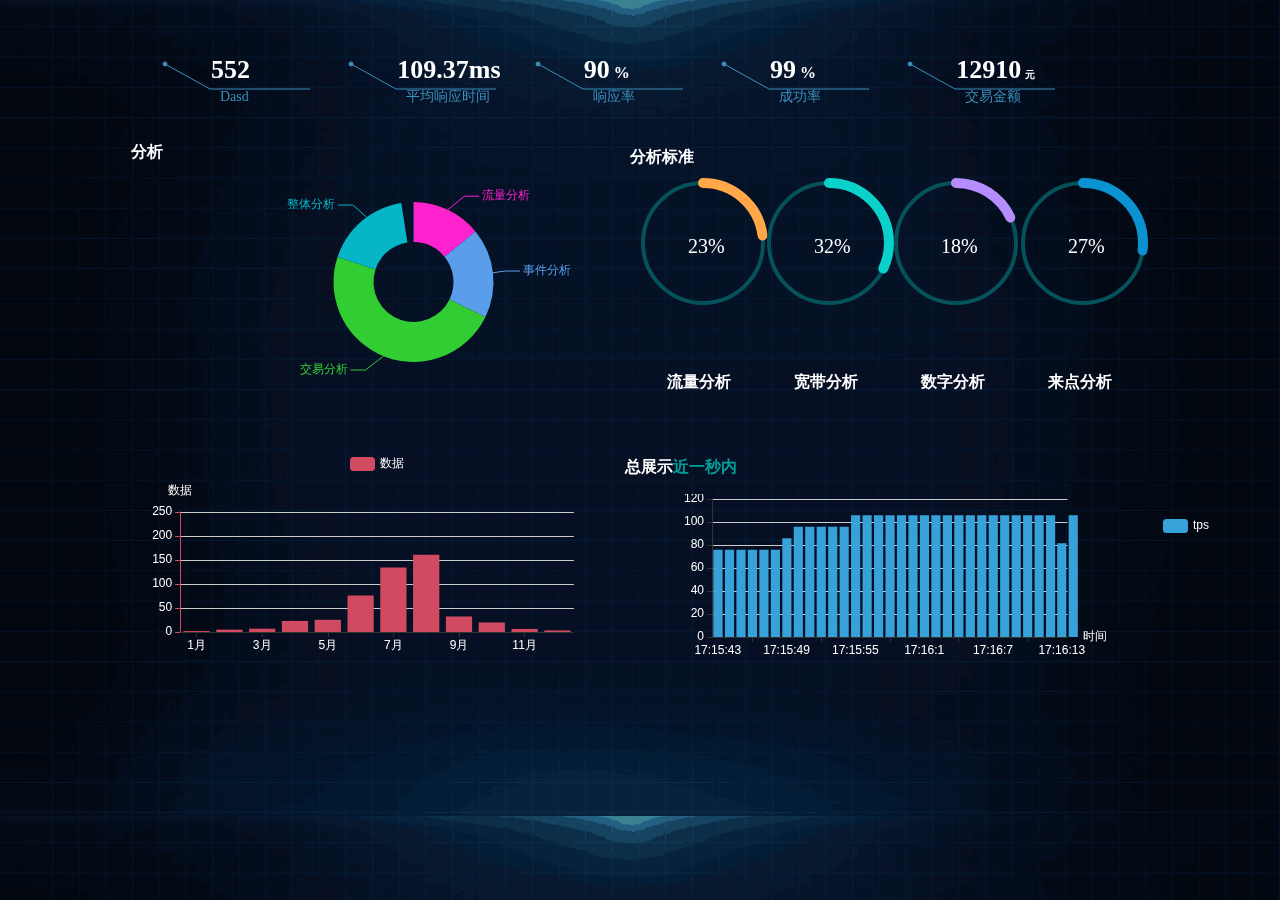
<file: echarts/index.html>
﻿<!doctype html>
<html lang="en">
<head>
    <meta charset="UTF-8">
    <meta name="Generator" content="EditPlus®">
    <meta name="Author" content="">
    <meta name="Keywords" content="">
    <meta name="Description" content="">
    <link rel="stylesheet" href="./css/index.css">
    <script src="./js/jquery-3.1.0.min.js"></script>
    <script src="./js/echarts_4.1.0.rc2_echarts.min.js"></script>
    <script src="./js/monitor.js"></script>
    <style>
    body{
        color:#fff;
    }
    </style>
    <script type="text/javascript">
        $(function () {
            // drawLayer02Label($("#layer02_01 canvas").get(0),"接入渠道占比",50,200);
            drawLayer02Label($("#layer02_02 canvas").get(0),"Dasd",90,300);
            drawLayer02Label($("#layer02_03 canvas").get(0),"平均响应时间",90,400);
            drawLayer02Label($("#layer02_04 canvas").get(0),"响应率",90,200);
            drawLayer02Label($("#layer02_05 canvas").get(0),"成功率",90,200);
            drawLayer02Label($("#layer02_06 canvas").get(0),"交易金额",90,200);

            renderLegend();

            //饼状图
            renderChartBar01();
            //renderChartBar02();

            //存储
            renderLayer03Right();
            var date = [];
            //30天日均线流量趋势
            renderLayer04Left();

            //集群性能
            renderLayer04Right();
        });
    </script>
    <title>大数据</title>
</head>
  
<body>
    <div class="main">
        <div id="layer02" class="layer" style="height:15%;">
            <!-- <div id="layer02_01" style="width:18%;">
                <div class="layer02-data">
                    < <span style="font-size:26px;"></span>
                    <span style="font-size:16px;"></span> -->
                <!-- </div> -->
                <!-- <canvas width="180" height="100">170</canvas> -->
            <!-- </div>  -->
            <div id="layer02_02" style="width:18%;">
                <div class="layer02-data">
                    <span style="font-size:26px;">552</span>
                    <span style="font-size:16px;"></span>
                </div>
                <canvas width="180" height="100"></canvas>
            </div>
            <div id="layer02_03" style="width:18%;">
                <div class="layer02-data">
                    <span style="font-size:26px;">109.37ms</span>
                    <span style="font-size:16px;"></span>
                </div>
                <canvas width="180" height="100"></canvas>
            </div>
            <div id="layer02_04" style="width:18%;">
                <div class="layer02-data">
                    <span style="font-size:26px;">90</span>
                    <span style="font-size:16px;">%</span>
                </div>
                <canvas width="180" height="100"></canvas>
            </div>
            <div id="layer02_05" style="width:18%;">
                <div class="layer02-data">
                    <span style="font-size:26px;">99</span>
                    <span style="font-size:16px;">%</span>
                </div> 
                <canvas width="180" height="100"></canvas>
            </div>
            <div id="layer02_06" style="width:18%;">
                <div class="layer02-data cas1">
                    <span style="font-size:26px;">12910</span>
                    <span style="font-size:10px;">元</span>
                </div>
                <canvas width="180" height="200"></canvas>
            </div>
        </div>
        <div id="layer03" class="layer" style="height:40%;">
            <div id="layer03_left" style="width:48%;" class="layer03-panel">
                <div id="layer03_left_label01" class="layer03-left-label">分析</div>

                <div id="layer03_left_01" class="layer03-left-chart" style="width:16%;">
                    <canvas width="130" height="200" style="margin:15px 10px 0 20px;"></canvas>
                </div>

                <div id="layer03_left_02" class="layer03-left-chart" style="width:80%;"></div>
            </div>
            <div id="layer03_right" style="width:50%;" class="layer03-panel">
                <div id="layer03_right_label">分析标准</div>
                <div id="layer03_right_chart01" class="layer03-right-chart">
                    <canvas width="150" height="150" style="margin:10px 0 0 2px;"></canvas>
                    <div class="layer03-right-chart-label">流量分析</div>
                </div>
                <div id="layer03_right_chart02" class="layer03-right-chart">
                    <canvas width="150" height="150" style="margin:10px 0 0 2px;"></canvas>
                    <div class="layer03-right-chart-label">宽带分析</div>
                </div>
                <div id="layer03_right_chart03" class="layer03-right-chart">
                    <canvas width="150" height="150" style="margin:10px 0 0 2px;"></canvas>
                    <div class="layer03-right-chart-label">数字分析</div>
                </div>
                <div id="layer03_right_chart04" class="layer03-right-chart">
                    <canvas width="150" height="150" style="margin:10px 0 0 2px;"></canvas>
                    <div class="layer03-right-chart-label">来点分析</div>
                </div>
            </div>
        </div>
        <div id="layer04" class="layer" style="height:30%;">
            <div id="layer04_left" class="layer04-panel">
                <!--各渠道tps  -->
                <div id="container" style="width:100%;height:100%;"></div >
                </div>
            <div id="layer04_right" class="layer04-panel">
                <div id="layer04_right_label" class="layer04-panel-label">
                    <span>总展示</span><span style="color:#00A09A;">近一秒内</span>
                </div>
                <div id="layer04_right_chart"  class="layer04-panel-chart"></div>
            </div>
        </div>
    </div>
</body>
</html>
</file>
<file: echarts/css/index.css>
body {
    background-image: url(../images/nybj.png);
    background-size: 100% 100%;
    font-weight: bold;
    font-family: 苹方;
    overflow: hidden;
    color:#fff;
}
.header{
    height: 60px;
    color:#fff;
    text-align: center;
}
.main {
    width: 1024px;
    height: 800px;
    position: relative;
    margin: auto;
}

div {
    border: 0px solid white;
    margin: 1px;
}

.layer {
    position: relative;
    width: 100%;
}

#layer01 {}

#layer01 img {
    text-align: center;
    display: block;
    height: 35px;
    padding-top: 35px;
    margin: auto;
}

#layer02>div {
    height: 100%;
    float: left;
    position: relative;
}

.layer02-data {
    position: absolute;
    width: auto;
    height: 100px;
    color: white;
    top: 45px;
    left: 80px;
    /* border:1px solid red; */
}

.layer02_06 .cas1 {
    position: absolute;
    top:55px;
    left:50px;
}

.layer03-panel {
    height: 100%;
    position: relative;
    float: left;
    /* border:1px solid red; */
    height:300px;
    padding-left:5px;
}

.layer03-left-label {
    position: absolute;
}

#layer03_left_label01 {
    top: 10px;
    left: 0px;
    color: white;
    height: 20px;
    width: 200px;
    font-weight: bold;
}

#layer03_left_label02 {
    right: 10px;
    top: 10px;
    color: #036769;
    height: 20px;
    width: 200px;
}

.layer03-left-chart {
    position: relative;
    float: left;
    height: 100%;
}

#layer03_right_label {
    position: absolute;
    top: 15px;
    left: 0px;
    color: white;
    height: 20px;
    width: 100px;
}

.layer03-right-chart {
    position: relative;
    float: left;
    height: 100%;
    width: 24%;
    padding:1px;
    top:20px;
}

.layer03-right-chart-label {
    text-align: center;
    position: absolute;
    bottom: 60px;
    width: 100%;
}

.layer04-panel {
    position: relative;
    float: left;
    height: 100%;
    width: 48%;
    /*border:1px solid yellow;*/
}

.layer04-panel-label {
    width: 100%;
    height: 15%;
    color: white;
    padding-top: 5px;
    /* border:1px solid yellow; */
}

.layer04-panel-chart {
    width: 100%;
    height: 80%;
}

#layer04_right_chart{
    width:120%;
    height: 70%;
}


.layer04-panel .top{
    width: 100%;
    height: 100%;
    border:1px solid;
}
</file>
